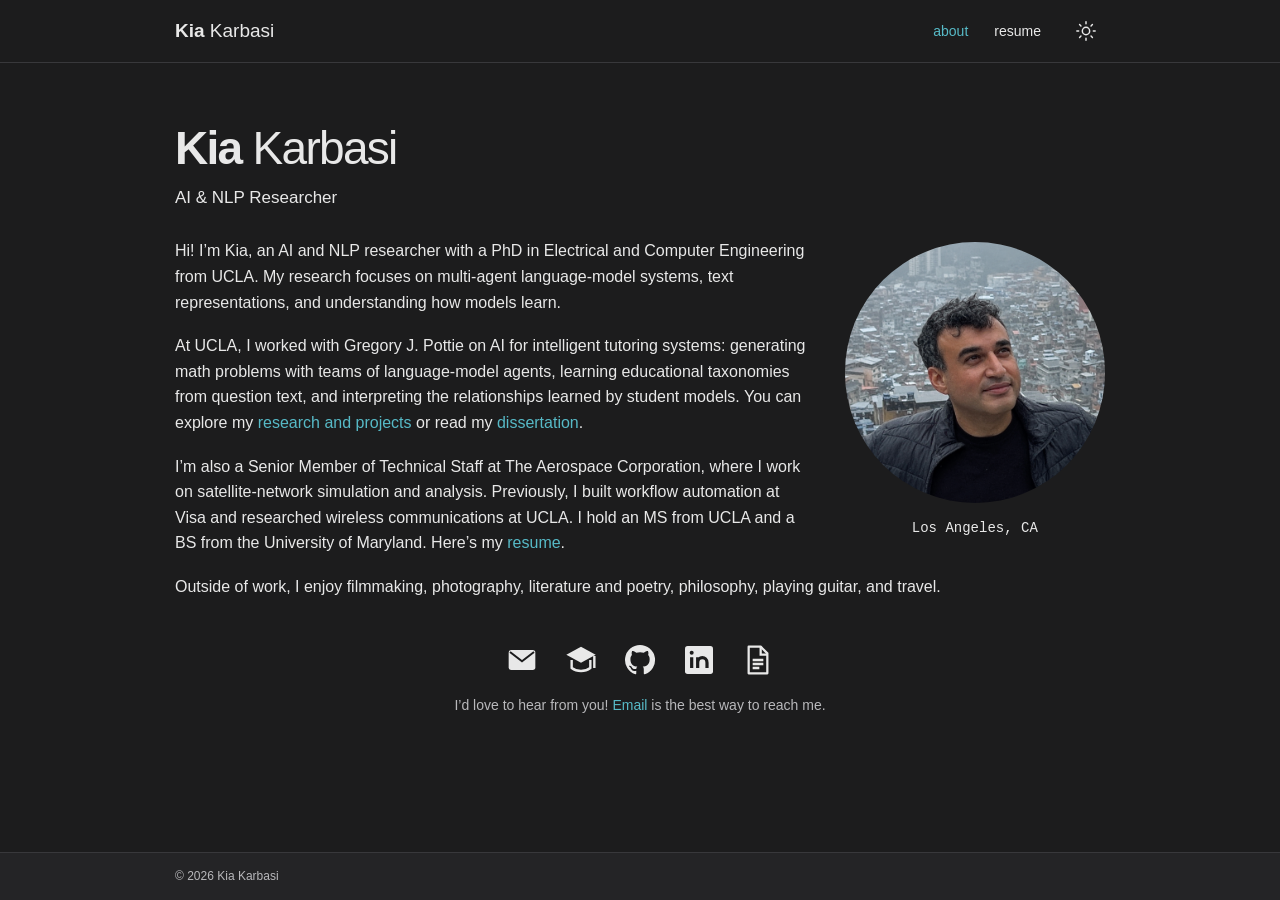
<file: index.html>
<!doctype html>
<html lang="en" data-theme="dark">
<head>
  <meta charset="utf-8">
  <meta name="viewport" content="width=device-width, initial-scale=1">
  <meta name="theme-color" content="#1c1c1d">
  <meta name="color-scheme" content="dark light">
  <meta name="description" content="Kia Karbasi — AI and NLP researcher, UCLA PhD, and engineer based in Los Angeles.">
  <meta property="og:title" content="Kia Karbasi">
  <meta property="og:description" content="AI and NLP research, multi-agent systems, and intelligent tutoring.">
  <meta property="og:type" content="website">
  <meta property="og:url" content="https://karbazhyev.github.io/">
  <link rel="canonical" href="https://karbazhyev.github.io/">
  <title>Kia Karbasi</title>
  <link rel="icon" href="assets/favicon.svg" type="image/svg+xml">
  <link rel="stylesheet" href="styles.css?v=2221233e45a7">
  <script src="theme.js?v=ce6be95b86e6"></script>
</head>
<body id="top">
  <a class="skip-link" href="#main">Skip to content</a>
  <header class="site-header">
    <div class="header-inner">
      <a class="site-name" href="index.html"><strong>Kia</strong> Karbasi</a>
      <nav aria-label="Main navigation">
        <a href="index.html" aria-current="page">about</a>
        <a href="assets/Kia_Karbasi_Resume.pdf">resume</a>
        <button class="theme-toggle" type="button" aria-label="Switch to light mode" title="Switch to light mode"><svg class="sun" viewBox="0 0 24 24" fill="none" stroke="currentColor" stroke-width="1.6" stroke-linecap="round" aria-hidden="true"><circle cx="12" cy="12" r="4"/><path d="M12 2v2m0 16v2M2 12h2m16 0h2M5 5l1.5 1.5m11 11L19 19M5 19l1.5-1.5m11-11L19 5"/></svg><svg class="moon" viewBox="0 0 24 24" fill="none" stroke="currentColor" stroke-width="1.6" stroke-linecap="round" aria-hidden="true"><path d="M20.5 14a8.5 8.5 0 0 1-10.5-10.5A9 9 0 1 0 20.5 14Z"/></svg></button>
      </nav>
    </div>
  </header>
  <main class="page home" id="main">
    <header class="intro">
      <h1><strong>Kia</strong> Karbasi</h1>
      <p class="subtitle">AI &amp; NLP Researcher</p>
    </header>
    <div class="biography">
      <aside class="profile" aria-label="Profile">
        <img class="portrait" src="assets/profile.png?v=de34afb41891" width="1254" height="1254" alt="Kia Karbasi" fetchpriority="high">
        <p class="location">Los Angeles, CA</p>
      </aside>
      <div class="bio-copy">
        <p>Hi! I’m Kia, an AI and NLP researcher with a PhD in Electrical and Computer Engineering from UCLA. My research focuses on multi-agent language-model systems, text representations, and understanding how models learn.</p>
        <p>At UCLA, I worked with Gregory J. Pottie on AI for intelligent tutoring systems: generating math problems with teams of language-model agents, learning educational taxonomies from question text, and interpreting the relationships learned by student models. You can explore my <a href="projects.html">research and projects</a> or read my <a href="https://escholarship.org/uc/item/0mb26865">dissertation</a>.</p>
        <p>I’m also a Senior Member of Technical Staff at The Aerospace Corporation, where I work on satellite-network simulation and analysis. Previously, I built workflow automation at Visa and researched wireless communications at UCLA. I hold an MS from UCLA and a BS from the University of Maryland. Here’s my <a href="assets/Kia_Karbasi_Resume.pdf">resume</a>.</p>
        <p>Outside of work, I enjoy filmmaking, photography, literature and poetry, philosophy, playing guitar, and travel.</p>
      </div>
    </div>
    <section class="contact" aria-label="Contact and profiles">
      <div class="social-links"><a class="social-link" href="mailto:kiakarbasi@ucla.edu" aria-label="Email" title="Email"><svg viewBox="0 0 24 24" aria-hidden="true" focusable="false"><rect x="2" y="4.5" width="20" height="15" rx="2" fill="currentColor"/><path d="m3 6 9 7 9-7" fill="none" stroke="var(--paper)" stroke-width="1.5"/></svg></a>
<a class="social-link" href="https://scholar.google.com/citations?hl=en&amp;user=ZUYlOlUAAAAJ" aria-label="Google Scholar" title="Google Scholar"><svg viewBox="0 0 24 24" aria-hidden="true" focusable="false"><path d="m1 8 11-6 11 6-11 6L1 8Z" fill="currentColor"/><path d="M5 12v6c4 3 10 3 14 0v-6M22 9v9" fill="none" stroke="currentColor" stroke-width="1.8"/></svg></a>
<a class="social-link" href="https://github.com/karbazhyev" aria-label="GitHub" title="GitHub"><svg viewBox="0 0 24 24" aria-hidden="true" focusable="false"><path fill="currentColor" d="M12 .7a11.3 11.3 0 0 0-3.57 22c.57.1.77-.25.77-.55v-2.1c-3.14.69-3.8-1.33-3.8-1.33-.51-1.3-1.26-1.65-1.26-1.65-1.03-.7.08-.69.08-.69 1.14.08 1.74 1.17 1.74 1.17 1.01 1.73 2.65 1.23 3.3.94.1-.74.39-1.24.71-1.53-2.51-.29-5.15-1.26-5.15-5.59 0-1.23.44-2.24 1.16-3.03-.12-.29-.5-1.44.11-3 0 0 .95-.31 3.11 1.16a10.8 10.8 0 0 1 5.66 0C17.02 5.03 17.97 5.34 17.97 5.34c.61 1.56.23 2.71.11 3 .72.79 1.16 1.8 1.16 3.03 0 4.34-2.64 5.3-5.16 5.58.4.35.77 1.04.77 2.09v3.11c0 .3.2.66.78.55A11.3 11.3 0 0 0 12 .7Z"/></svg></a>
<a class="social-link" href="https://www.linkedin.com/in/karbasi/" aria-label="LinkedIn" title="LinkedIn"><svg viewBox="0 0 24 24" aria-hidden="true" focusable="false"><rect x="1.5" y="1.5" width="21" height="21" rx="2" fill="currentColor"/><circle cx="6.5" cy="6.5" r="1.5" fill="var(--paper)"/><path d="M6.5 10v8M11 10v8m0-4c0-5 7-5 7 0v4" fill="none" stroke="var(--paper)" stroke-width="2.4"/></svg></a>
<a class="social-link" href="assets/Kia_Karbasi_Resume.pdf" aria-label="Resume (PDF)" title="Resume (PDF)"><svg viewBox="0 0 24 24" aria-hidden="true" focusable="false"><path d="M5 2h9l5 5v15H5V2Z" fill="none" stroke="currentColor" stroke-width="1.7" stroke-linejoin="round"/><path d="M14 2v6h5M8 12h8M8 15h8M8 18h5" fill="none" stroke="currentColor" stroke-width="1.7"/></svg></a></div>
      <p>I’d love to hear from you! <a href="mailto:kiakarbasi@ucla.edu">Email</a> is the best way to reach me.</p>
    </section>
  </main>
  <footer class="site-footer"><div>© 2026 Kia Karbasi</div></footer>
</body>
</html>
</file>
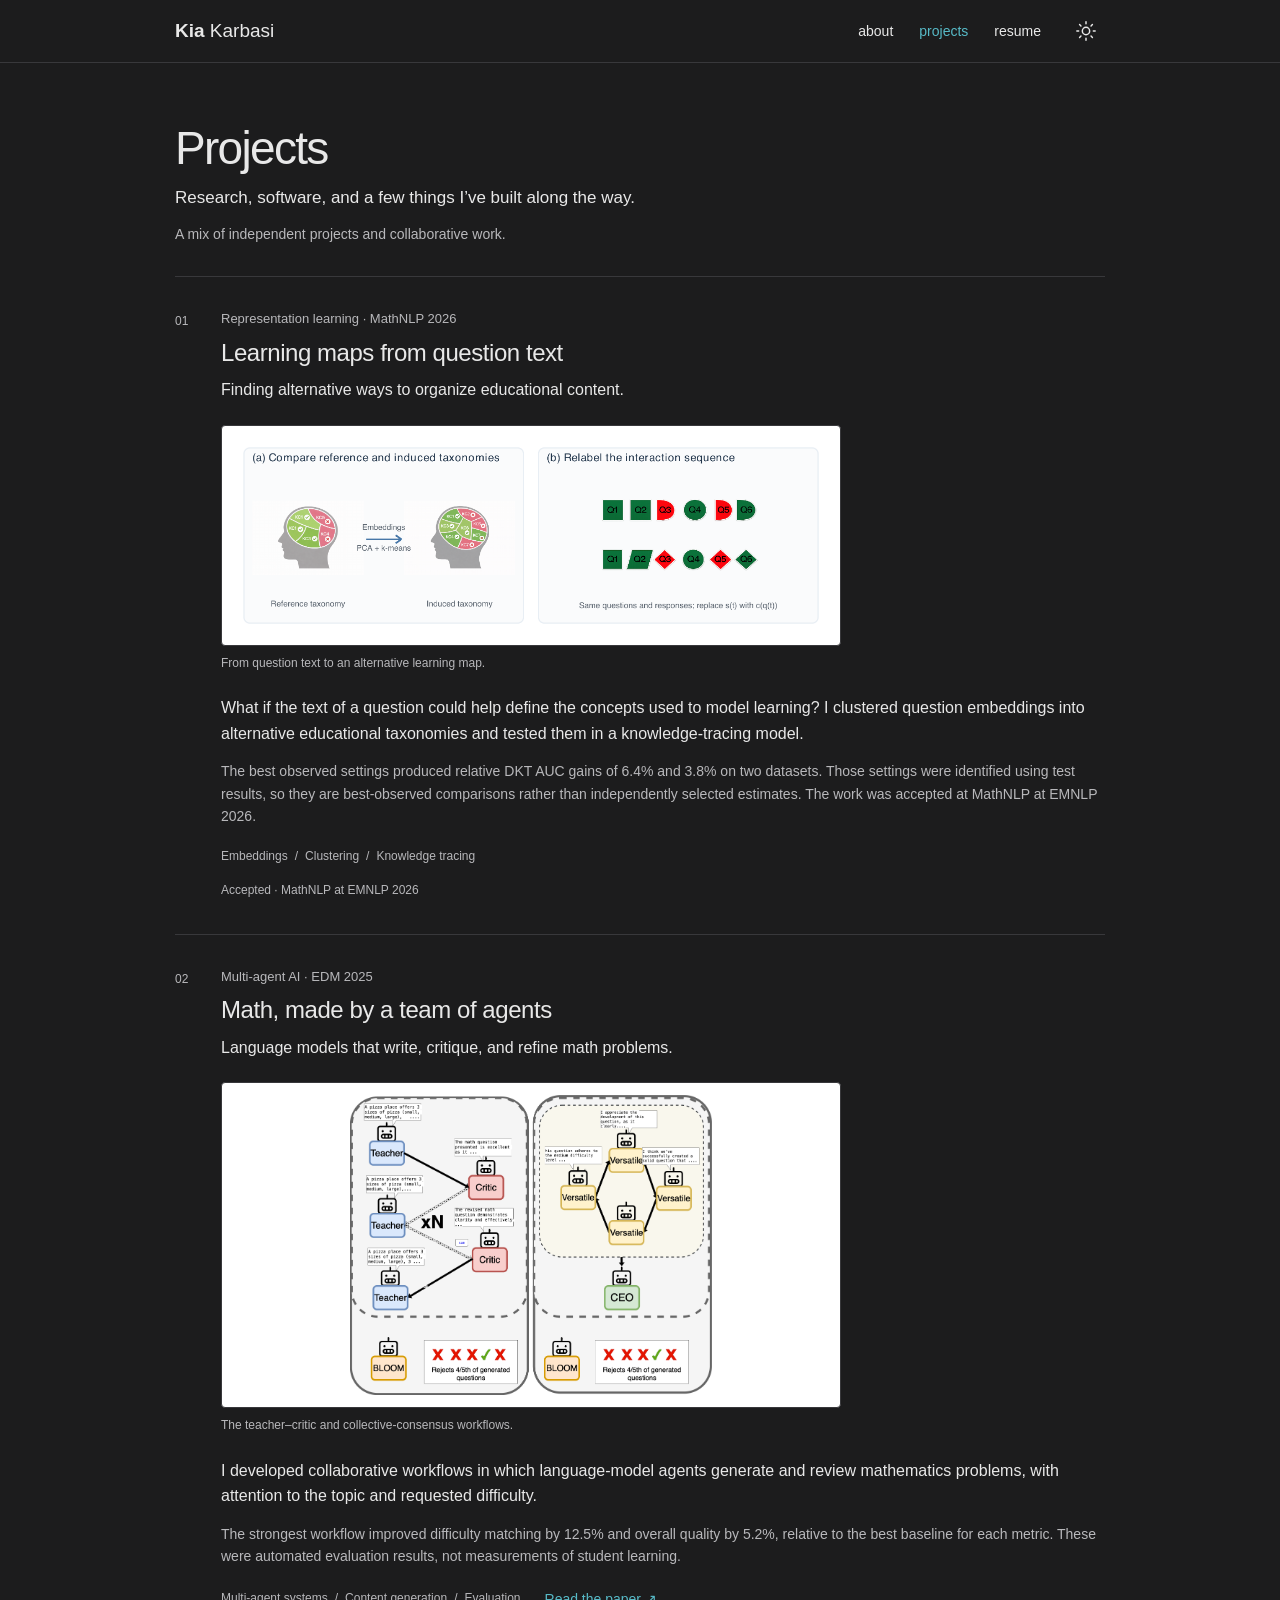
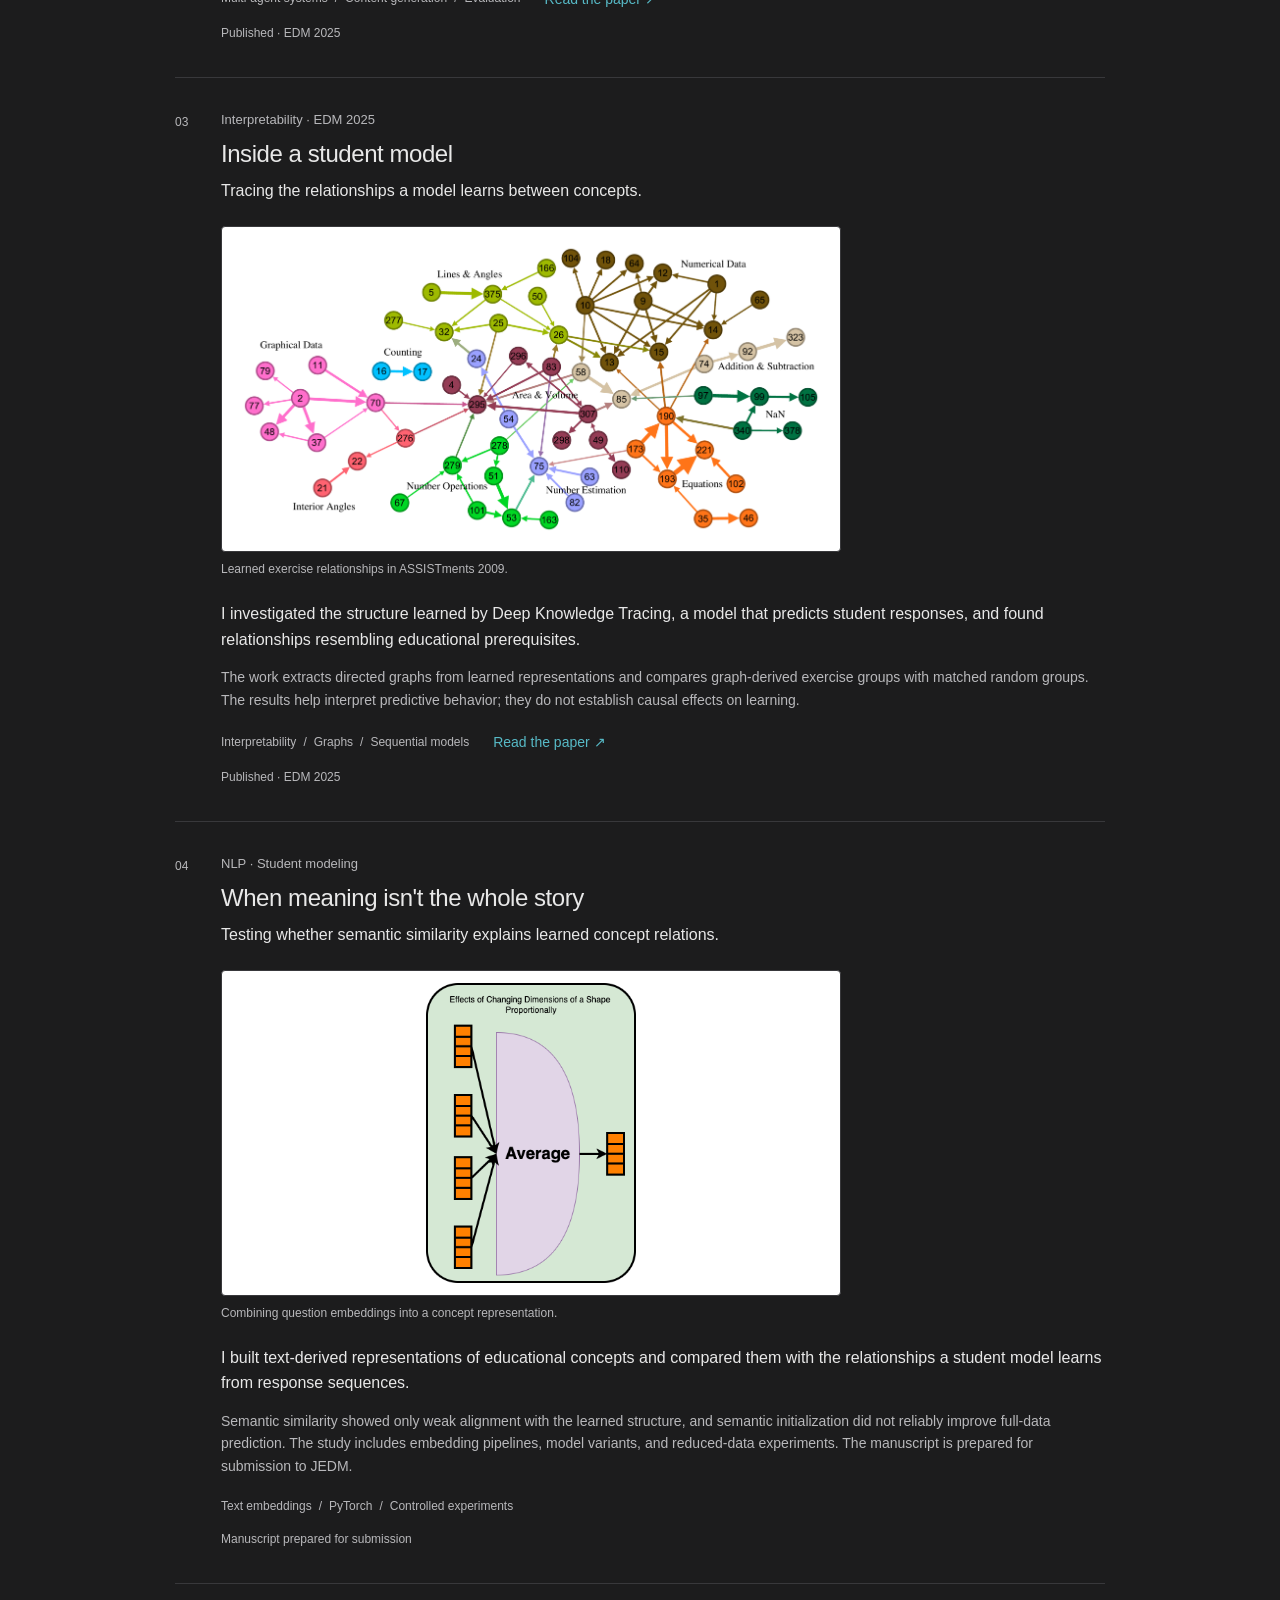
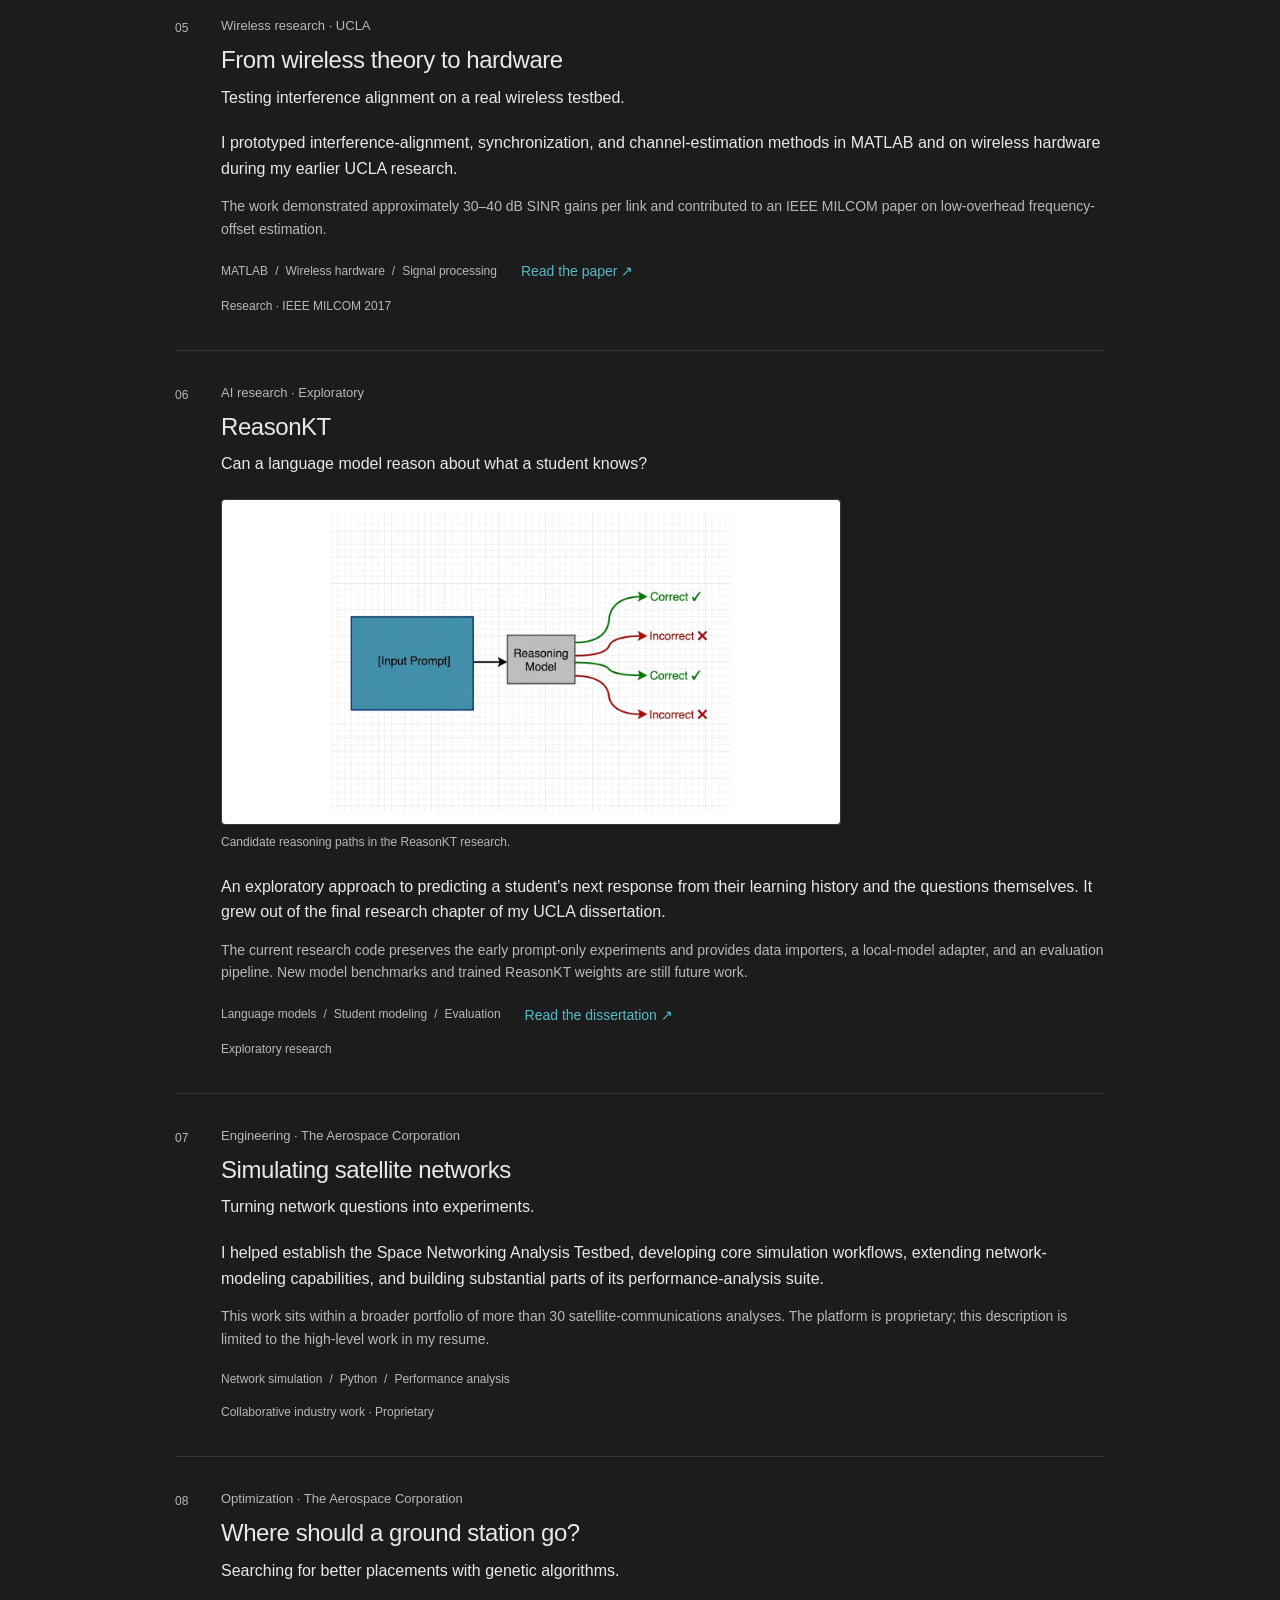
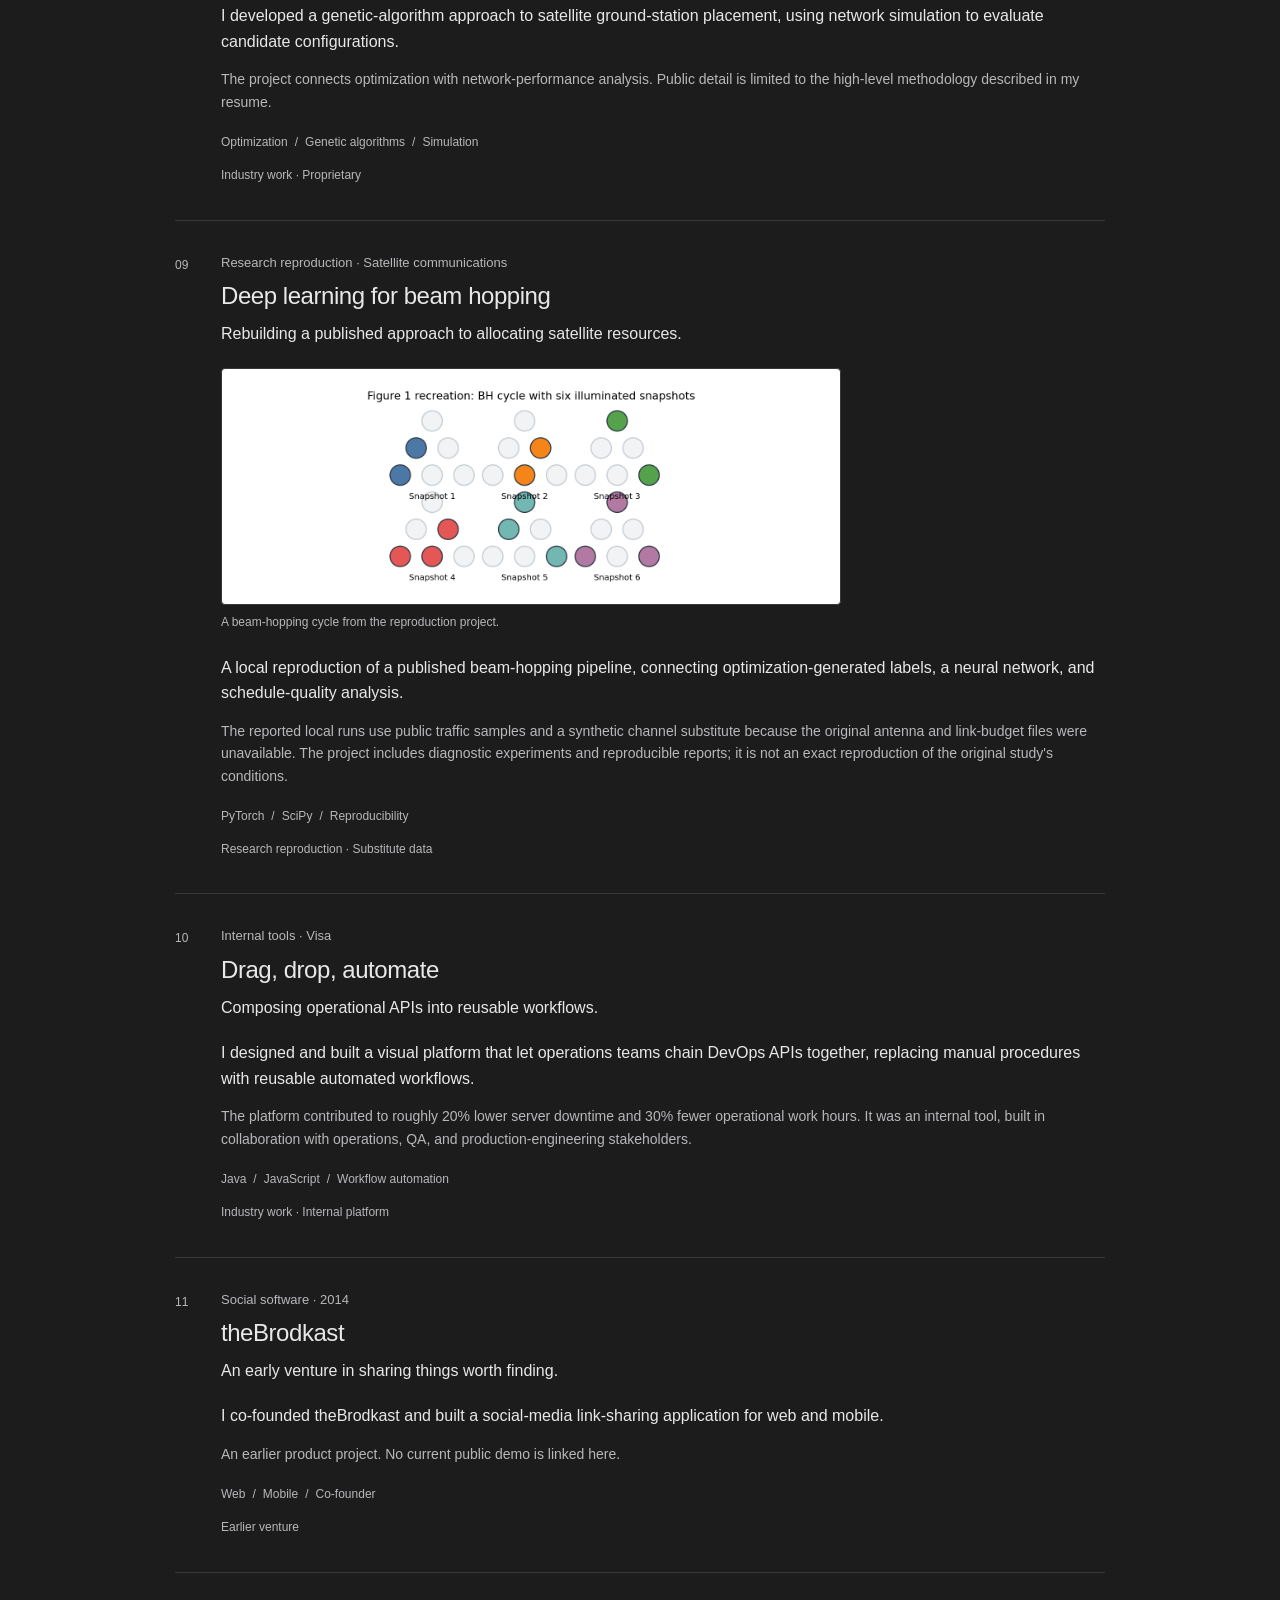
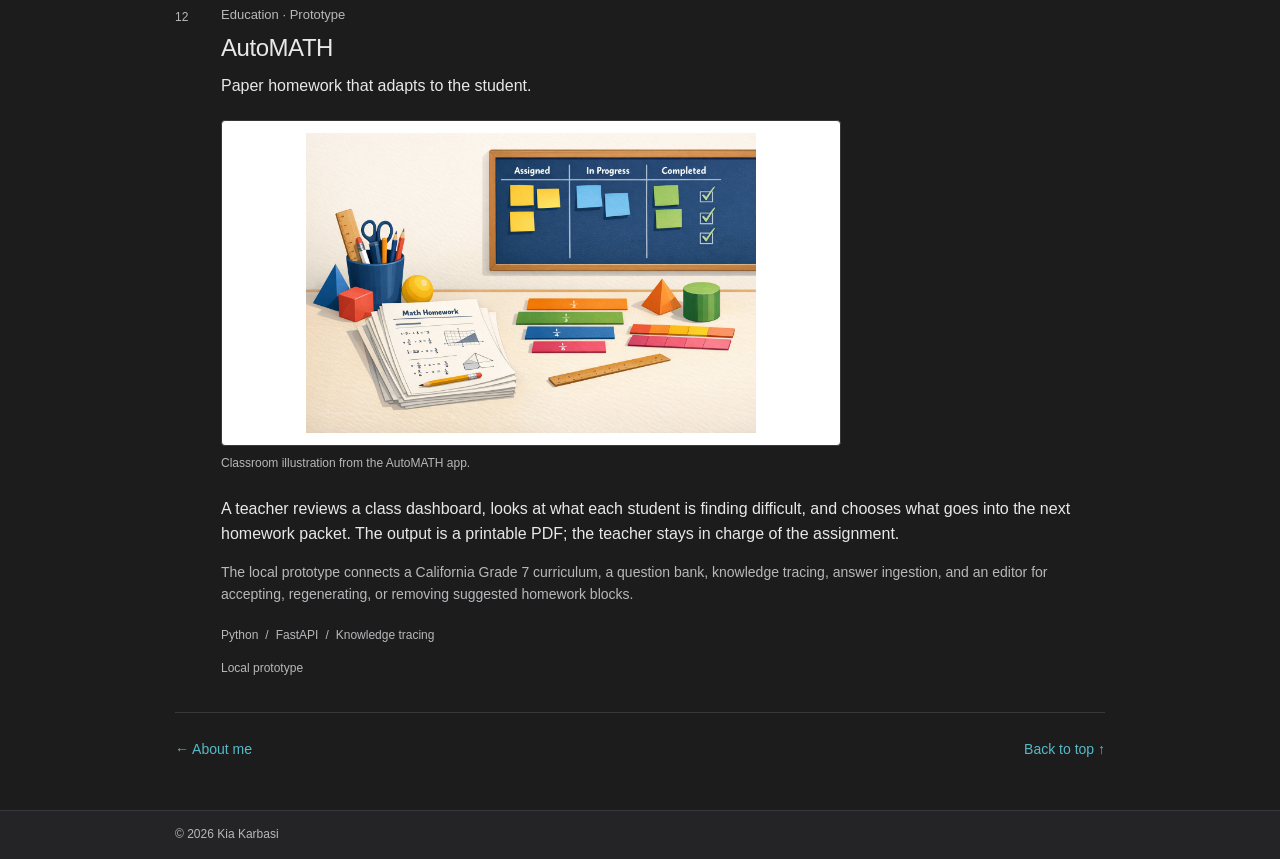
<file: projects.html>
<!doctype html>
<html lang="en" data-theme="dark">
<head>
  <meta charset="utf-8">
  <meta name="viewport" content="width=device-width, initial-scale=1">
  <meta name="theme-color" content="#1c1c1d">
  <meta name="color-scheme" content="dark light">
  <meta name="description" content="Research and projects by Kia Karbasi, spanning AI, education, software, and satellite communications.">
  <meta property="og:title" content="Projects | Kia Karbasi">
  <meta property="og:description" content="Research and projects in AI, education, software, and satellite communications.">
  <meta property="og:type" content="website">
  <link rel="canonical" href="https://karbazhyev.github.io/projects.html">
  <title>Projects | Kia Karbasi</title>
  <link rel="icon" href="assets/favicon.svg" type="image/svg+xml">
  <link rel="stylesheet" href="styles.css?v=2221233e45a7">
  <script src="theme.js?v=ce6be95b86e6"></script>
</head>
<body id="top">
  <a class="skip-link" href="#main">Skip to content</a>
  <header class="site-header">
    <div class="header-inner">
      <a class="site-name" href="index.html"><strong>Kia</strong> Karbasi</a>
      <nav aria-label="Main navigation">
        <a href="index.html">about</a>
        <a href="projects.html" aria-current="page">projects</a>
        <a href="assets/Kia_Karbasi_Resume.pdf">resume</a>
        <button class="theme-toggle" type="button" aria-label="Switch to light mode" title="Switch to light mode"><svg class="sun" viewBox="0 0 24 24" fill="none" stroke="currentColor" stroke-width="1.6" stroke-linecap="round" aria-hidden="true"><circle cx="12" cy="12" r="4"/><path d="M12 2v2m0 16v2M2 12h2m16 0h2M5 5l1.5 1.5m11 11L19 19M5 19l1.5-1.5m11-11L19 5"/></svg><svg class="moon" viewBox="0 0 24 24" fill="none" stroke="currentColor" stroke-width="1.6" stroke-linecap="round" aria-hidden="true"><path d="M20.5 14a8.5 8.5 0 0 1-10.5-10.5A9 9 0 1 0 20.5 14Z"/></svg></button>
      </nav>
    </div>
  </header>
  <main class="page projects-page" id="main">
    <header class="intro">
      <h1>Projects</h1>
      <p class="subtitle">Research, software, and a few things I’ve built along the way.</p>
    </header>
    <p class="collection-note">A mix of independent projects and collaborative work.</p>
    <div class="project-list" id="project-list"><article class="project" id="taxonomies" aria-labelledby="taxonomies-title">
  <div class="project-heading"><span class="project-number" aria-hidden="true">01</span><div><p class="project-type">Representation learning · MathNLP 2026</p><h2 id="taxonomies-title">Learning maps from question text</h2><p class="project-summary">Finding alternative ways to organize educational content.</p></div></div>
  <div class="project-body"><figure class="project-figure"><a href="assets/projects/taxonomy-method.png" target="_blank" rel="noopener" aria-label="View full-size image for Learning maps from question text" title="View full-size image"><img src="assets/projects/taxonomy-method.png" width="2145" height="705" alt="Question embeddings are clustered into concept groups, then used to relabel student-response sequences." loading="lazy" decoding="async"></a><figcaption>From question text to an alternative learning map.</figcaption></figure><p>What if the text of a question could help define the concepts used to model learning? I clustered question embeddings into alternative educational taxonomies and tested them in a knowledge-tracing model.</p><p class="project-detail">The best observed settings produced relative DKT AUC gains of 6.4% and 3.8% on two datasets. Those settings were identified using test results, so they are best-observed comparisons rather than independently selected estimates. The work was accepted at MathNLP at EMNLP 2026.</p><div class="project-bottom"><div class="tags"><span class="tag">Embeddings</span><span class="tag">Clustering</span><span class="tag">Knowledge tracing</span></div></div><p class="project-status">Accepted · MathNLP at EMNLP 2026</p></div>
</article>
<article class="project" id="math-agents" aria-labelledby="math-agents-title">
  <div class="project-heading"><span class="project-number" aria-hidden="true">02</span><div><p class="project-type">Multi-agent AI · EDM 2025</p><h2 id="math-agents-title">Math, made by a team of agents</h2><p class="project-summary">Language models that write, critique, and refine math problems.</p></div></div>
  <div class="project-body"><figure class="project-figure"><a href="assets/projects/math-agent-workflows.png" target="_blank" rel="noopener" aria-label="View full-size image for Math, made by a team of agents" title="View full-size image"><img src="assets/projects/math-agent-workflows.png" width="2006" height="1660" alt="Two workflows for generating math problems: a teacher–critic cycle and collective consensus between agents." loading="lazy" decoding="async"></a><figcaption>The teacher–critic and collective-consensus workflows.</figcaption></figure><p>I developed collaborative workflows in which language-model agents generate and review mathematics problems, with attention to the topic and requested difficulty.</p><p class="project-detail">The strongest workflow improved difficulty matching by 12.5% and overall quality by 5.2%, relative to the best baseline for each metric. These were automated evaluation results, not measurements of student learning.</p><div class="project-bottom"><div class="tags"><span class="tag">Multi-agent systems</span><span class="tag">Content generation</span><span class="tag">Evaluation</span></div><a class="text-link" href="https://doi.org/10.5281/zenodo.15870246" target="_blank" rel="noopener noreferrer">Read the paper <span aria-hidden="true">↗</span></a></div><p class="project-status">Published · EDM 2025</p></div>
</article>
<article class="project" id="dkt-structure" aria-labelledby="dkt-structure-title">
  <div class="project-heading"><span class="project-number" aria-hidden="true">03</span><div><p class="project-type">Interpretability · EDM 2025</p><h2 id="dkt-structure-title">Inside a student model</h2><p class="project-summary">Tracing the relationships a model learns between concepts.</p></div></div>
  <div class="project-body"><figure class="project-figure"><a href="assets/projects/learned-exercise-graph.png" target="_blank" rel="noopener" aria-label="View full-size image for Inside a student model" title="View full-size image"><img src="assets/projects/learned-exercise-graph.png" width="2411" height="1223" alt="A directed graph of relationships between exercises learned from ASSISTments 2009 student-response data." loading="lazy" decoding="async"></a><figcaption>Learned exercise relationships in ASSISTments 2009.</figcaption></figure><p>I investigated the structure learned by Deep Knowledge Tracing, a model that predicts student responses, and found relationships resembling educational prerequisites.</p><p class="project-detail">The work extracts directed graphs from learned representations and compares graph-derived exercise groups with matched random groups. The results help interpret predictive behavior; they do not establish causal effects on learning.</p><div class="project-bottom"><div class="tags"><span class="tag">Interpretability</span><span class="tag">Graphs</span><span class="tag">Sequential models</span></div><a class="text-link" href="https://doi.org/10.5281/zenodo.15870217" target="_blank" rel="noopener noreferrer">Read the paper <span aria-hidden="true">↗</span></a></div><p class="project-status">Published · EDM 2025</p></div>
</article>
<article class="project" id="semantic-dkt" aria-labelledby="semantic-dkt-title">
  <div class="project-heading"><span class="project-number" aria-hidden="true">04</span><div><p class="project-type">NLP · Student modeling</p><h2 id="semantic-dkt-title">When meaning isn&#39;t the whole story</h2><p class="project-summary">Testing whether semantic similarity explains learned concept relations.</p></div></div>
  <div class="project-body"><figure class="project-figure"><a href="assets/projects/concept-embedding.png" target="_blank" rel="noopener" aria-label="View full-size image for When meaning isn&#39;t the whole story" title="View full-size image"><img src="assets/projects/concept-embedding.png" width="303" height="433" alt="Several question-text embeddings are averaged into one vector representing an educational concept." loading="lazy" decoding="async"></a><figcaption>Combining question embeddings into a concept representation.</figcaption></figure><p>I built text-derived representations of educational concepts and compared them with the relationships a student model learns from response sequences.</p><p class="project-detail">Semantic similarity showed only weak alignment with the learned structure, and semantic initialization did not reliably improve full-data prediction. The study includes embedding pipelines, model variants, and reduced-data experiments. The manuscript is prepared for submission to JEDM.</p><div class="project-bottom"><div class="tags"><span class="tag">Text embeddings</span><span class="tag">PyTorch</span><span class="tag">Controlled experiments</span></div></div><p class="project-status">Manuscript prepared for submission</p></div>
</article>
<article class="project" id="wireless" aria-labelledby="wireless-title">
  <div class="project-heading"><span class="project-number" aria-hidden="true">05</span><div><p class="project-type">Wireless research · UCLA</p><h2 id="wireless-title">From wireless theory to hardware</h2><p class="project-summary">Testing interference alignment on a real wireless testbed.</p></div></div>
  <div class="project-body"><p>I prototyped interference-alignment, synchronization, and channel-estimation methods in MATLAB and on wireless hardware during my earlier UCLA research.</p><p class="project-detail">The work demonstrated approximately 30–40 dB SINR gains per link and contributed to an IEEE MILCOM paper on low-overhead frequency-offset estimation.</p><div class="project-bottom"><div class="tags"><span class="tag">MATLAB</span><span class="tag">Wireless hardware</span><span class="tag">Signal processing</span></div><a class="text-link" href="https://doi.org/10.1109/MILCOM.2017.8170847" target="_blank" rel="noopener noreferrer">Read the paper <span aria-hidden="true">↗</span></a></div><p class="project-status">Research · IEEE MILCOM 2017</p></div>
</article>
<article class="project" id="reasonkt" aria-labelledby="reasonkt-title">
  <div class="project-heading"><span class="project-number" aria-hidden="true">06</span><div><p class="project-type">AI research · Exploratory</p><h2 id="reasonkt-title">ReasonKT</h2><p class="project-summary">Can a language model reason about what a student knows?</p></div></div>
  <div class="project-body"><figure class="project-figure"><a href="assets/projects/reasonkt-traces.jpg" target="_blank" rel="noopener" aria-label="View full-size image for ReasonKT" title="View full-size image"><img src="assets/projects/reasonkt-traces.jpg" width="1024" height="768" alt="A prompt enters a reasoning model and branches into candidate reasoning paths with correct or incorrect endpoints." loading="lazy" decoding="async"></a><figcaption>Candidate reasoning paths in the ReasonKT research.</figcaption></figure><p>An exploratory approach to predicting a student&#39;s next response from their learning history and the questions themselves. It grew out of the final research chapter of my UCLA dissertation.</p><p class="project-detail">The current research code preserves the early prompt-only experiments and provides data importers, a local-model adapter, and an evaluation pipeline. New model benchmarks and trained ReasonKT weights are still future work.</p><div class="project-bottom"><div class="tags"><span class="tag">Language models</span><span class="tag">Student modeling</span><span class="tag">Evaluation</span></div><a class="text-link" href="https://escholarship.org/uc/item/0mb26865" target="_blank" rel="noopener noreferrer">Read the dissertation <span aria-hidden="true">↗</span></a></div><p class="project-status">Exploratory research</p></div>
</article>
<article class="project" id="snat" aria-labelledby="snat-title">
  <div class="project-heading"><span class="project-number" aria-hidden="true">07</span><div><p class="project-type">Engineering · The Aerospace Corporation</p><h2 id="snat-title">Simulating satellite networks</h2><p class="project-summary">Turning network questions into experiments.</p></div></div>
  <div class="project-body"><p>I helped establish the Space Networking Analysis Testbed, developing core simulation workflows, extending network-modeling capabilities, and building substantial parts of its performance-analysis suite.</p><p class="project-detail">This work sits within a broader portfolio of more than 30 satellite-communications analyses. The platform is proprietary; this description is limited to the high-level work in my resume.</p><div class="project-bottom"><div class="tags"><span class="tag">Network simulation</span><span class="tag">Python</span><span class="tag">Performance analysis</span></div></div><p class="project-status">Collaborative industry work · Proprietary</p></div>
</article>
<article class="project" id="ground-stations" aria-labelledby="ground-stations-title">
  <div class="project-heading"><span class="project-number" aria-hidden="true">08</span><div><p class="project-type">Optimization · The Aerospace Corporation</p><h2 id="ground-stations-title">Where should a ground station go?</h2><p class="project-summary">Searching for better placements with genetic algorithms.</p></div></div>
  <div class="project-body"><p>I developed a genetic-algorithm approach to satellite ground-station placement, using network simulation to evaluate candidate configurations.</p><p class="project-detail">The project connects optimization with network-performance analysis. Public detail is limited to the high-level methodology described in my resume.</p><div class="project-bottom"><div class="tags"><span class="tag">Optimization</span><span class="tag">Genetic algorithms</span><span class="tag">Simulation</span></div></div><p class="project-status">Industry work · Proprietary</p></div>
</article>
<article class="project" id="beam-hopping" aria-labelledby="beam-hopping-title">
  <div class="project-heading"><span class="project-number" aria-hidden="true">09</span><div><p class="project-type">Research reproduction · Satellite communications</p><h2 id="beam-hopping-title">Deep learning for beam hopping</h2><p class="project-summary">Rebuilding a published approach to allocating satellite resources.</p></div></div>
  <div class="project-body"><figure class="project-figure"><a href="assets/projects/beam-hopping-cycle.png" target="_blank" rel="noopener" aria-label="View full-size image for Deep learning for beam hopping" title="View full-size image"><img src="assets/projects/beam-hopping-cycle.png" width="1440" height="512" alt="Six snapshots show changing illuminated beams within one satellite beam-hopping cycle." loading="lazy" decoding="async"></a><figcaption>A beam-hopping cycle from the reproduction project.</figcaption></figure><p>A local reproduction of a published beam-hopping pipeline, connecting optimization-generated labels, a neural network, and schedule-quality analysis.</p><p class="project-detail">The reported local runs use public traffic samples and a synthetic channel substitute because the original antenna and link-budget files were unavailable. The project includes diagnostic experiments and reproducible reports; it is not an exact reproduction of the original study&#39;s conditions.</p><div class="project-bottom"><div class="tags"><span class="tag">PyTorch</span><span class="tag">SciPy</span><span class="tag">Reproducibility</span></div></div><p class="project-status">Research reproduction · Substitute data</p></div>
</article>
<article class="project" id="devops" aria-labelledby="devops-title">
  <div class="project-heading"><span class="project-number" aria-hidden="true">10</span><div><p class="project-type">Internal tools · Visa</p><h2 id="devops-title">Drag, drop, automate</h2><p class="project-summary">Composing operational APIs into reusable workflows.</p></div></div>
  <div class="project-body"><p>I designed and built a visual platform that let operations teams chain DevOps APIs together, replacing manual procedures with reusable automated workflows.</p><p class="project-detail">The platform contributed to roughly 20% lower server downtime and 30% fewer operational work hours. It was an internal tool, built in collaboration with operations, QA, and production-engineering stakeholders.</p><div class="project-bottom"><div class="tags"><span class="tag">Java</span><span class="tag">JavaScript</span><span class="tag">Workflow automation</span></div></div><p class="project-status">Industry work · Internal platform</p></div>
</article>
<article class="project" id="brodkast" aria-labelledby="brodkast-title">
  <div class="project-heading"><span class="project-number" aria-hidden="true">11</span><div><p class="project-type">Social software · 2014</p><h2 id="brodkast-title">theBrodkast</h2><p class="project-summary">An early venture in sharing things worth finding.</p></div></div>
  <div class="project-body"><p>I co-founded theBrodkast and built a social-media link-sharing application for web and mobile.</p><p class="project-detail">An earlier product project. No current public demo is linked here.</p><div class="project-bottom"><div class="tags"><span class="tag">Web</span><span class="tag">Mobile</span><span class="tag">Co-founder</span></div></div><p class="project-status">Earlier venture</p></div>
</article>
<article class="project" id="automath" aria-labelledby="automath-title">
  <div class="project-heading"><span class="project-number" aria-hidden="true">12</span><div><p class="project-type">Education · Prototype</p><h2 id="automath-title">AutoMATH</h2><p class="project-summary">Paper homework that adapts to the student.</p></div></div>
  <div class="project-body"><figure class="project-figure"><a href="assets/projects/automath-classroom.png" target="_blank" rel="noopener" aria-label="View full-size image for AutoMATH" title="View full-size image"><img src="assets/projects/automath-classroom.png" width="1536" height="1024" alt="An illustration from AutoMATH showing math homework beside a classroom assignment board." loading="lazy" decoding="async"></a><figcaption>Classroom illustration from the AutoMATH app.</figcaption></figure><p>A teacher reviews a class dashboard, looks at what each student is finding difficult, and chooses what goes into the next homework packet. The output is a printable PDF; the teacher stays in charge of the assignment.</p><p class="project-detail">The local prototype connects a California Grade 7 curriculum, a question bank, knowledge tracing, answer ingestion, and an editor for accepting, regenerating, or removing suggested homework blocks.</p><div class="project-bottom"><div class="tags"><span class="tag">Python</span><span class="tag">FastAPI</span><span class="tag">Knowledge tracing</span></div></div><p class="project-status">Local prototype</p></div>
</article></div>
    <div class="end-links"><a href="index.html">← About me</a><a href="#top">Back to top ↑</a></div>
  </main>
  <footer class="site-footer"><div>© 2026 Kia Karbasi</div></footer>
</body>
</html>
</file>
<file: styles.css>
:root {
  color-scheme: dark;
  --paper: #1c1c1d;
  --ink: #e8e8e8;
  --muted: #b8b8bb;
  --accent: #57bac7;
  --line: #38383b;
  --soft: #27272b;
  --footer: #242426;
}
:root[data-theme="light"] {
  color-scheme: light;
  --paper: #fff;
  --ink: #303034;
  --muted: #65656b;
  --accent: #087582;
  --line: #e5e5e8;
  --soft: #f1f2f3;
  --footer: #f5f5f6;
}
* { box-sizing: border-box; }
html { scroll-padding-top: 24px; }
body {
  margin: 0;
  min-height: 100vh;
  min-height: 100svh;
  display: flex;
  flex-direction: column;
  background: var(--paper);
  color: var(--ink);
  font-family: -apple-system, BlinkMacSystemFont, "Segoe UI", Roboto, Helvetica, Arial, sans-serif;
  font-size: 16px;
  line-height: 1.6;
  -webkit-font-smoothing: antialiased;
}
a { color: var(--accent); text-decoration: none; text-underline-offset: 4px; }
a:hover { text-decoration: underline; }
a:focus-visible, button:focus-visible { outline: 2px solid var(--accent); outline-offset: 5px; border-radius: 2px; }
::selection { color: var(--paper); background: var(--accent); }
h1, h2, h3, p { margin-top: 0; }
svg { display: block; }
.skip-link { position: absolute; left: 16px; top: -90px; z-index: 10; padding: 10px 16px; background: var(--ink); color: var(--paper); }
.skip-link:focus { top: 10px; }
.site-header { border-bottom: 1px solid var(--line); }
.header-inner, .page, .site-footer > div { width: min(930px, calc(100% - 48px)); margin-inline: auto; }
.header-inner { min-height: 62px; display: flex; align-items: center; justify-content: space-between; gap: 20px; }
.site-name { color: var(--ink); font-size: 19px; font-weight: 300; white-space: nowrap; }
.site-name strong { font-weight: 650; }
nav { display: flex; align-items: center; gap: 26px; }
nav > a { color: var(--ink); font-size: 14px; padding-block: 12px; }
nav > a[aria-current="page"] { color: var(--accent); }
.theme-toggle { display: none; align-items: center; justify-content: center; width: 38px; height: 38px; padding: 7px; border: 0; background: transparent; color: var(--ink); cursor: pointer; }
.js .theme-toggle { display: inline-flex; }
.theme-toggle:hover { color: var(--accent); }
.theme-toggle svg { width: 22px; height: 22px; }
.theme-toggle .moon { display: none; }
[data-theme="light"] .theme-toggle .moon { display: block; }
[data-theme="light"] .theme-toggle .sun { display: none; }
.page { padding-top: 58px; padding-bottom: 50px; flex: 1; }
.intro { margin-bottom: 27px; }
h1 { font-size: clamp(38px, 4.7vw, 46px); font-weight: 300; line-height: 1.2; letter-spacing: -1.7px; margin-bottom: 8px; }
h1 strong { font-weight: 700; }
.subtitle { margin-bottom: 0; font-size: 17px; }
.biography::after { content: ""; display: table; clear: both; }
.profile { float: right; width: 28%; margin: 4px 0 22px 38px; }
.portrait, .profile-initials { display: block; width: 100%; aspect-ratio: 1; height: auto; border-radius: 50%; object-fit: cover; object-position: center; }
.profile-initials { display: grid; place-items: center; background: var(--soft); border: 1px solid var(--line); font-size: 66px; letter-spacing: -5px; font-weight: 300; color: var(--muted); }
.location { margin: 14px 0 0; font-family: "SFMono-Regular", Consolas, "Liberation Mono", monospace; font-size: 14px; text-align: center; }
.bio-copy p { margin-bottom: 18px; }
.bio-copy p:last-child { margin-bottom: 0; }
.contact { margin-top: 38px; text-align: center; }
.social-links { display: flex; justify-content: center; align-items: center; flex-wrap: wrap; gap: 15px; }
.social-link { display: flex; align-items: center; justify-content: center; width: 44px; height: 44px; color: var(--ink); }
.social-link:hover { color: var(--accent); }
.social-link svg { width: 32px; height: 32px; }
.contact p { margin: 12px 0 0; font-size: 14px; color: var(--muted); }
.site-footer { background: var(--footer); border-top: 1px solid var(--line); font-size: 12px; color: var(--muted); }
.site-footer > div { padding-block: 14px; }
.projects-page .intro { margin-bottom: 12px; }
.collection-note { color: var(--muted); font-size: 14px; margin-bottom: 30px; }
.project { padding: 32px 0 34px; border-top: 1px solid var(--line); scroll-margin-top: 24px; }
.project-heading { display: grid; grid-template-columns: 34px minmax(0, 1fr); gap: 12px; }
.project-number { color: var(--muted); font-size: 12px; padding-top: 3px; }
.project-type { color: var(--muted); font-size: 13px; margin-bottom: 7px; }
.project h2 { font-size: 24px; font-weight: 500; line-height: 1.35; letter-spacing: -.45px; margin-bottom: 8px; }
.project-summary { margin-bottom: 20px; }
.project-body { padding-left: 46px; }
.project-figure { margin: 2px 0 22px; max-width: 620px; }
.project-figure a { display: block; cursor: zoom-in; background: #fff; border: 1px solid var(--line); padding: 12px; border-radius: 4px; }
.project-figure img { display: block; width: 100%; height: auto; max-height: 300px; object-fit: contain; }
.project-figure figcaption { margin-top: 8px; color: var(--muted); font-size: 12px; }
.project-body p { margin-bottom: 14px; }
.project-detail { color: var(--muted); font-size: 14px; }
.project-bottom { display: flex; align-items: center; flex-wrap: wrap; gap: 14px 24px; margin-top: 20px; }
.tags { display: flex; flex-wrap: wrap; gap: 7px; color: var(--muted); font-size: 12px; }
.tag + .tag::before { content: "/"; margin-right: 7px; color: var(--muted); }
.text-link { font-size: 14px; }
.project-body .project-status { color: var(--muted); font-size: 12px; margin: 14px 0 0; }
.end-links { display: flex; justify-content: space-between; flex-wrap: wrap; gap: 16px; padding-top: 25px; border-top: 1px solid var(--line); font-size: 14px; }
@media (max-width: 650px) {
  .header-inner, .page, .site-footer > div { width: calc(100% - 36px); }
  .header-inner { min-height: 58px; gap: 12px; }
  .site-name { font-size: 16px; }
  nav { gap: 16px; }
  nav > a { font-size: 13px; }
  .theme-toggle { width: 32px; height: 36px; padding: 6px; }
  .page { padding-top: 35px; padding-bottom: 38px; }
  h1 { font-size: 40px; letter-spacing: -1.3px; }
  .subtitle { font-size: 16px; }
  .intro { margin-bottom: 24px; }
  .profile { float: none; width: min(280px, 82%); margin: 0 auto 24px; }
  .location { margin-top: 12px; }
  .contact { margin-top: 29px; }
  .contact p { font-size: 13px; }
  .social-links { gap: 12px; }
  .project-heading { grid-template-columns: 22px minmax(0, 1fr); gap: 10px; }
  .project-body { padding-left: 32px; }
  .project h2 { font-size: 21px; }
  .project-summary, .project-body > p { font-size: 15px; }
  .project-body .project-detail { font-size: 14px; }
  .project-figure img { max-height: 260px; }
  .project-figure a { padding: 8px; }
}
@media (max-width: 380px) {
  .header-inner { flex-wrap: wrap; gap: 0; padding-top: 9px; }
  nav { width: 100%; justify-content: space-between; }
  .page { padding-top: 30px; }
  .project-heading { display: block; }
  .project-number { display: none; }
  .project-body { padding-left: 0; }
}
@media print {
  :root, :root[data-theme="dark"] { --paper: #fff; --ink: #222; --muted: #555; --line: #ddd; --accent: #222; --footer: #fff; }
  body { display: block; min-height: 0; }
  .site-header, .skip-link, .end-links { display: none; }
  .page { width: 100%; padding: 0; }
  .profile { width: 25%; }
  .project { break-inside: avoid; }
}
</file>
